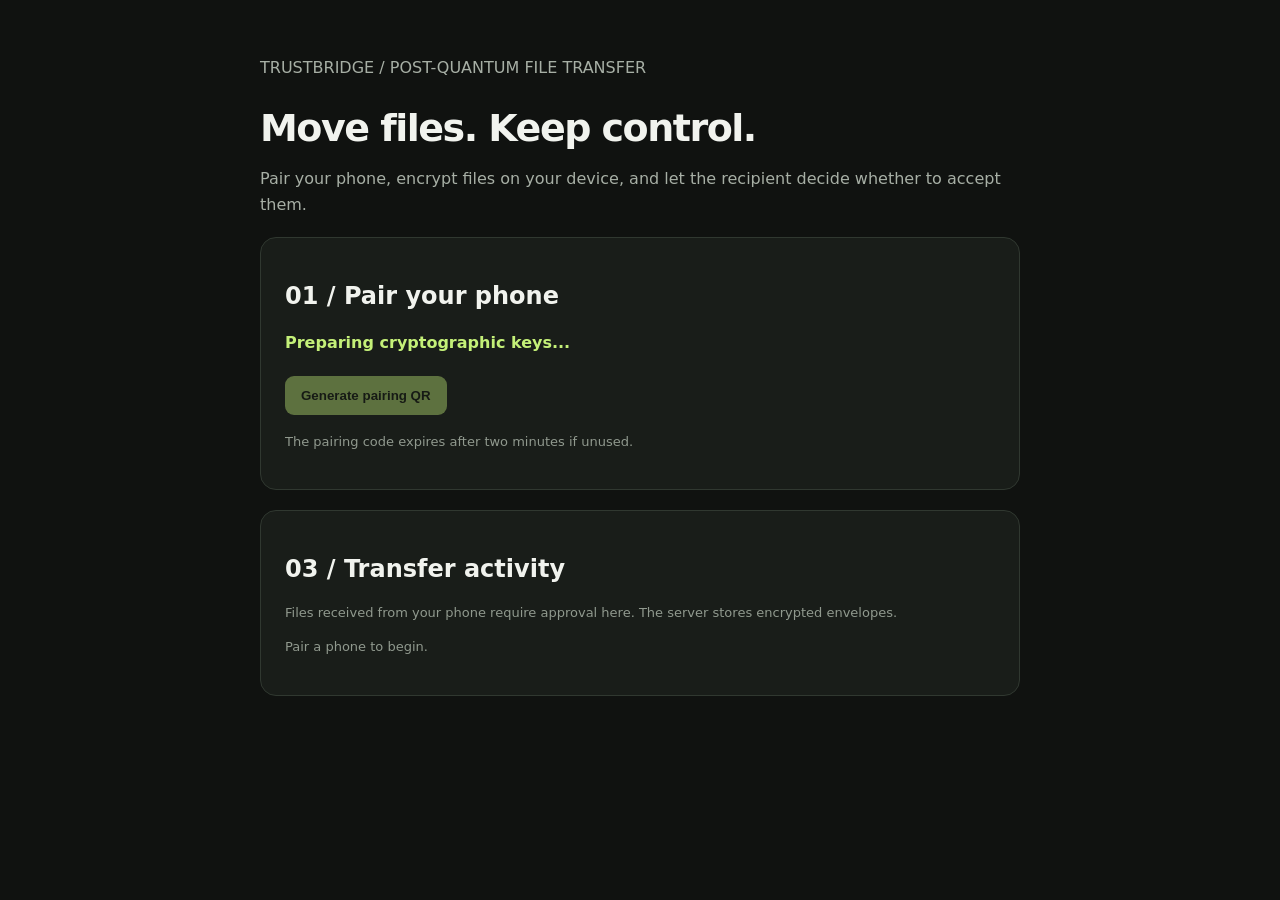
<file: TrustBridge/templates/index.html>
<!DOCTYPE html>
<html lang="en">
<head>
    <meta charset="UTF-8">
    <meta name="viewport" content="width=device-width, initial-scale=1">
    <title>TrustBridge | File Transfer</title>
    <style>
        * { box-sizing: border-box; }
        body {
            margin: 0; background: #101210; color: #f1f3ee;
            font: 16px system-ui, sans-serif;
        }
        main { width: min(760px, 92%); margin: 55px auto; }
        h1 { letter-spacing: -1.5px; font-size: 38px; margin-bottom: 5px; }
        p { color: #a7afa5; line-height: 1.6; }
        .card {
            background: #191d19; border: 1px solid #303830;
            border-radius: 16px; padding: 24px; margin: 20px 0;
        }
        button, .download {
            border: 0; border-radius: 9px; padding: 12px 16px;
            background: #c4f078; color: #141810; font-weight: 700;
            cursor: pointer; text-decoration: none; display: inline-block;
            margin: 4px 4px 4px 0;
        }
        button:disabled { opacity: .4; cursor: not-allowed; }
        button.reject { background: #343b34; color: #f1f3ee; }
        input[type=file] {
            display: block; margin: 18px 0; max-width: 100%;
        }
        #qr {
            display: none; width: 220px; max-width: 100%;
            background: white; padding: 10px; border-radius: 12px;
            margin-top: 20px;
        }
        .muted { font-size: 13px; color: #90998e; }
        .status { color: #c4f078; font-weight: 650; }
        .item {
            border-top: 1px solid #303830; padding: 14px 0;
            overflow-wrap: anywhere;
        }
        .item:first-child { border-top: 0; }
        .error { color: #ff9d9d; }
        [hidden] { display: none !important; }
    </style>
</head>
<body>
<main>
    <p>TRUSTBRIDGE / POST-QUANTUM FILE TRANSFER</p>
    <h1>Move files. Keep control.</h1>
    <p>Pair your phone, encrypt files on your device, and let the recipient decide whether to accept them.</p>

    <section class="card">
        <h2>01 / Pair your phone</h2>
        <p id="pairStatus" class="status">Preparing cryptographic keys...</p>
        <button id="generate" disabled>Generate pairing QR</button>
        <div><img id="qr" alt="Phone pairing QR code"></div>
        <p id="countdown" class="muted"></p>
        <p class="muted">The pairing code expires after two minutes if unused.</p>
    </section>

    <section class="card" id="sendCard" hidden>
        <h2>02 / Send to phone</h2>
        <p>Files are encrypted in this browser before upload. Your paired phone must approve the transfer.</p>
        <form id="uploadForm">
            <input type="file" id="fileInput" required>
            <button id="sendButton" type="submit">Encrypt and send</button>
        </form>
        <p id="uploadMessage" role="status"></p>
    </section>

    <section class="card">
        <h2>03 / Transfer activity</h2>
        <p class="muted">Files received from your phone require approval here. The server stores encrypted envelopes.</p>
        <div id="transferList"><p class="muted">Pair a phone to begin.</p></div>
    </section>
</main>

<script type="module">
import { ml_kem768 } from "https://esm.sh/@noble/post-quantum@0.7.1/ml-kem.js";
import { ml_dsa65 } from "https://esm.sh/@noble/post-quantum@0.7.1/ml-dsa.js";

const encoder = new TextEncoder();
const MAX_FILE_SIZE = 10 * 1024 * 1024;
const $ = id => document.getElementById(id);

let pairingToken = null;
let expiryTime = 0;
let pollHandle = null;
let transferHandle = null;
let countdownHandle = null;
let pairingData = null;
let pcKemKeys = null;
let pcSignKeys = null;

function b64(bytes) {
    let binary = "";
    for (let i = 0; i < bytes.length; i += 0x8000) {
        binary += String.fromCharCode(...bytes.subarray(i, i + 0x8000));
    }
    return btoa(binary);
}

function unb64(value) {
    const binary = atob(value);
    const result = new Uint8Array(binary.length);
    for (let i = 0; i < binary.length; i++) {
        result[i] = binary.charCodeAt(i);
    }
    return result;
}

async function loadKeyPair(storageKey, algorithm) {
    const saved = sessionStorage.getItem(storageKey);

    if (saved) {
        const value = JSON.parse(saved);
        return {
            publicKey: unb64(value.publicKey),
            secretKey: unb64(value.secretKey)
        };
    }

    const keys = algorithm.keygen();
    sessionStorage.setItem(storageKey, JSON.stringify({
        publicKey: b64(keys.publicKey),
        secretKey: b64(keys.secretKey)
    }));

    return keys;
}

function showMessage(element, message, isError = false) {
    element.textContent = message;
    element.className = isError ? "error" : "status";
}

function formatSize(bytes) {
    if (bytes < 1024) return bytes + " B";
    if (bytes < 1024 * 1024) return (bytes / 1024).toFixed(1) + " KB";
    return (bytes / (1024 * 1024)).toFixed(2) + " MB";
}

function signedFields(e) {
    return {
        version: e.version,
        filename: e.filename,
        size: e.size,
        type: e.type,
        senderIdentity: e.senderIdentity,
        recipientIdentity: e.recipientIdentity,
        token: e.token,
        salt: e.salt,
        iv: e.iv,
        kemCiphertext: e.kemCiphertext,
        ciphertext: e.ciphertext
    };
}

function aadFields(e) {
    return {
        version: e.version,
        token: e.token,
        filename: e.filename,
        size: e.size,
        type: e.type,
        senderIdentity: e.senderIdentity,
        recipientIdentity: e.recipientIdentity
    };
}

async function deriveAesKey(sharedSecret, salt, token, sender, recipient) {
    const material = await crypto.subtle.importKey(
        "raw", sharedSecret, "HKDF", false, ["deriveKey"]
    );

    const info = encoder.encode(
        `TrustBridge-PQ-v1|${token}|${sender}|${recipient}`
    );

    return crypto.subtle.deriveKey(
        { name: "HKDF", hash: "SHA-256", salt, info },
        material,
        { name: "AES-GCM", length: 256 },
        false,
        ["encrypt", "decrypt"]
    );
}

async function encryptFile(file, recipientPublicKey, sender, recipient) {
    if (!pairingToken) throw new Error("No active pairing session.");

    const { cipherText, sharedSecret } =
        ml_kem768.encapsulate(recipientPublicKey);

    const salt = crypto.getRandomValues(new Uint8Array(16));
    const iv = crypto.getRandomValues(new Uint8Array(12));

    const envelope = {
        version: 1,
        filename: file.name,
        size: file.size,
        type: file.type || "application/octet-stream",
        senderIdentity: sender,
        recipientIdentity: recipient,
        token: pairingToken,
        salt: b64(salt),
        iv: b64(iv),
        kemCiphertext: b64(cipherText),
        ciphertext: ""
    };

    const aesKey = await deriveAesKey(
        sharedSecret, salt, pairingToken, sender, recipient
    );

    const encrypted = await crypto.subtle.encrypt(
        {
            name: "AES-GCM",
            iv,
            additionalData: encoder.encode(JSON.stringify(aadFields(envelope))),
            tagLength: 128
        },
        aesKey,
        await file.arrayBuffer()
    );

    envelope.ciphertext = b64(new Uint8Array(encrypted));

    const signature = ml_dsa65.sign(
        encoder.encode(JSON.stringify(signedFields(envelope))),
        pcSignKeys.secretKey
    );

    envelope.signature = b64(signature);
    return envelope;
}

async function decryptEnvelope(envelope, recipientSecretKey, senderSignPublicKey,
                               expectedSender, expectedRecipient) {
    if (envelope.version !== 1 || envelope.token !== pairingToken) {
        throw new Error("This file belongs to a different or unsupported session.");
    }

    if (
        envelope.senderIdentity !== expectedSender ||
        envelope.recipientIdentity !== expectedRecipient
    ) {
        throw new Error("The sender or recipient identity does not match.");
    }

    const signatureValid = ml_dsa65.verify(
        unb64(envelope.signature),
        encoder.encode(JSON.stringify(signedFields(envelope))),
        senderSignPublicKey
    );

    if (!signatureValid) {
        throw new Error("Signature verification failed. The file may have been tampered with.");
    }

    const sharedSecret = ml_kem768.decapsulate(
        unb64(envelope.kemCiphertext),
        recipientSecretKey
    );

    const salt = unb64(envelope.salt);
    const iv = unb64(envelope.iv);

    const aesKey = await deriveAesKey(
        sharedSecret,
        salt,
        pairingToken,
        envelope.senderIdentity,
        envelope.recipientIdentity
    );

    const plaintext = await crypto.subtle.decrypt(
        {
            name: "AES-GCM",
            iv,
            additionalData: encoder.encode(JSON.stringify(aadFields(envelope))),
            tagLength: 128
        },
        aesKey,
        unb64(envelope.ciphertext)
    );

    if (plaintext.byteLength !== envelope.size) {
        throw new Error("The decrypted file size does not match its metadata.");
    }

    return new Blob([plaintext], {
        type: envelope.type || "application/octet-stream"
    });
}

async function postEncryptedFile(endpoint, file, sender, recipient, recipientPublicKey) {
    const envelope = await encryptFile(
        file, recipientPublicKey, sender, recipient
    );

    const form = new FormData();
    form.append(
        "file",
        new Blob([JSON.stringify(envelope)], { type: "application/json" }),
        "encrypted.tbenc"
    );

    const response = await fetch(endpoint, {
        method: "POST",
        body: form
    });

    const data = await response.json();

    if (!response.ok) {
        throw new Error(data.error || "Encrypted upload failed.");
    }

    return data;
}

async function downloadAndDecrypt(transfer, expectedDirection) {
    const response = await fetch(
        `/api/transfers/${encodeURIComponent(transfer.id)}/download?token=${encodeURIComponent(pairingToken)}`
    );

    if (!response.ok) {
        const error = await response.json();
        throw new Error(error.error || "Download failed.");
    }

    const envelope = JSON.parse(await response.text());

    const expectedSender = expectedDirection === "phone_to_pc"
        ? pairingData.device_name
        : "This computer";

    const expectedRecipient = "This computer";

    const blob = await decryptEnvelope(
        envelope,
        pcKemKeys.secretKey,
        unb64(pairingData.phone_sign_public_key),
        expectedSender,
        expectedRecipient
    );

    saveBlob(blob, envelope.filename);
}

function saveBlob(blob, filename) {
    const url = URL.createObjectURL(blob);
    const link = document.createElement("a");
    link.href = url;
    link.download = filename;
    document.body.appendChild(link);
    link.click();
    link.remove();
    setTimeout(() => URL.revokeObjectURL(url), 60000);
}

async function createPairing() {
    const button = $("generate");
    button.disabled = true;

    showMessage($("pairStatus"), "Generating pairing session...");
    if (pollHandle) clearInterval(pollHandle);
    if (transferHandle) clearInterval(transferHandle);
    if (countdownHandle) clearInterval(countdownHandle);

    $("sendCard").hidden = true;
    $("qr").style.display = "none";
    $("transferList").replaceChildren();

    try {
        const response = await fetch("/api/pairing", {
            method: "POST",
            headers: { "Content-Type": "application/json" },
            body: JSON.stringify({
                pc_kem_public_key: b64(pcKemKeys.publicKey),
                pc_sign_public_key: b64(pcSignKeys.publicKey)
            })
        });

        const data = await response.json();
        if (!response.ok) throw new Error(data.error || "Pairing failed.");

        pairingToken = data.token;
        expiryTime = Date.now() + data.expires_in * 1000;

        $("qr").src = data.qr_url + "?t=" + Date.now();
        $("qr").style.display = "block";
        $("countdown").textContent = "Waiting for phone confirmation...";
        showMessage($("pairStatus"), "Waiting for your phone...");

        pollHandle = setInterval(checkPairing, 1500);
        updateCountdown();
        countdownHandle = setInterval(updateCountdown, 1000);

    } catch (error) {
        showMessage($("pairStatus"), error.message, true);
    } finally {
        button.disabled = false;
    }
}

function updateCountdown() {
    const remaining = Math.max(
        0, Math.ceil((expiryTime - Date.now()) / 1000)
    );

    if (!$("sendCard").hidden) {
        $("countdown").textContent = "";
        return;
    }

    if (remaining > 0 && pairingToken) {
        $("countdown").textContent = `Expires in ${remaining} seconds`;
    } else if (pairingToken) {
        $("countdown").textContent = "Pairing code expired. Generate a new one.";
        clearInterval(pollHandle);
        clearInterval(countdownHandle);
    }
}

async function checkPairing() {
    if (!pairingToken) return;

    try {
        const response = await fetch(
            "/api/status/" + encodeURIComponent(pairingToken)
        );
        const data = await response.json();

        if (data.status === "paired") {
            pairingData = data;
            clearInterval(pollHandle);
            clearInterval(countdownHandle);

            $("qr").style.display = "none";
            $("countdown").textContent = "";
            showMessage($("pairStatus"), "Connected to " + data.device_name);
            $("sendCard").hidden = false;
            $("fileInput").disabled = false;

            await loadTransfers();

            if (transferHandle) clearInterval(transferHandle);
            transferHandle = setInterval(loadTransfers, 2500);

        } else if (data.status === "expired") {
            clearInterval(pollHandle);
            clearInterval(countdownHandle);
            showMessage($("pairStatus"), "Pairing expired. Generate another.", true);
        }
    } catch (_) {
        // Retry after temporary network failures.
    }
}

$("uploadForm").addEventListener("submit", async event => {
    event.preventDefault();

    const file = $("fileInput").files[0];
    if (!file || !pairingToken || !pairingData) return;

    if (file.size > MAX_FILE_SIZE) {
        showMessage($("uploadMessage"), "Maximum file size is 10 MB.", true);
        return;
    }

    $("sendButton").disabled = true;
    showMessage($("uploadMessage"), "Encrypting file in this browser...");

    try {
        await postEncryptedFile(
            "/api/transfers/" + encodeURIComponent(pairingToken),
            file,
            "This computer",
            pairingData.device_name,
            unb64(pairingData.phone_kem_public_key)
        );

        showMessage($("uploadMessage"), "Encrypted request sent. Waiting for phone approval.");
        $("fileInput").value = "";
        await loadTransfers();

    } catch (error) {
        showMessage($("uploadMessage"), error.message, true);
    } finally {
        $("sendButton").disabled = false;
    }
});

async function decidePhoneTransfer(id, decision) {
    try {
        const response = await fetch(
            `/api/transfers/${encodeURIComponent(id)}/decision`,
            {
                method: "POST",
                headers: { "Content-Type": "application/json" },
                body: JSON.stringify({
                    token: pairingToken,
                    decision,
                    actor: "pc"
                })
            }
        );

        const data = await response.json();
        if (!response.ok) throw new Error(data.error || "Could not update transfer.");

        await loadTransfers();
    } catch (error) {
        alert(error.message);
    }
}

async function loadTransfers() {
    if (!pairingToken || $("sendCard").hidden) return;

    try {
        const response = await fetch(
            "/api/transfers/" + encodeURIComponent(pairingToken)
        );
        const data = await response.json();
        if (!response.ok) return;

        const list = $("transferList");
        list.replaceChildren();

        if (!data.transfers.length) {
            const empty = document.createElement("p");
            empty.className = "muted";
            empty.textContent = "No transfers yet.";
            list.appendChild(empty);
            return;
        }

        data.transfers.forEach(transfer => {
            const item = document.createElement("div");
            item.className = "item";

            const name = document.createElement("strong");
            name.textContent = transfer.filename;

            const direction = document.createElement("p");
            direction.className = "muted";
            direction.textContent = transfer.direction === "phone_to_pc"
                ? "From phone to computer"
                : "From computer to phone";

            const details = document.createElement("p");
            details.textContent = formatSize(transfer.size) + " · " +
                transfer.status.toUpperCase();

            item.append(name, direction, details);

            if (transfer.direction === "phone_to_pc" && transfer.status === "pending") {
                const approve = document.createElement("button");
                approve.textContent = "Approve";
                approve.addEventListener("click", () =>
                    decidePhoneTransfer(transfer.id, "approved")
                );

                const reject = document.createElement("button");
                reject.textContent = "Reject";
                reject.className = "reject";
                reject.addEventListener("click", () =>
                    decidePhoneTransfer(transfer.id, "rejected")
                );

                item.append(approve, reject);

            } else if (transfer.direction === "phone_to_pc" && transfer.status === "approved") {
                const download = document.createElement("button");
                download.textContent = "Decrypt and download";
                download.addEventListener("click", async () => {
                    download.disabled = true;
                    try {
                        await downloadAndDecrypt(transfer, "phone_to_pc");
                    } catch (error) {
                        alert(error.message);
                    } finally {
                        download.disabled = false;
                    }
                });
                item.appendChild(download);

            } else if (transfer.status === "rejected") {
                const note = document.createElement("p");
                note.className = "muted";
                note.textContent = "This transfer was rejected.";
                item.appendChild(note);
            }

            list.appendChild(item);
        });
    } catch (_) {
        // Retry on the next poll.
    }
}

async function initialise() {
    try {
        if (!window.crypto?.subtle) {
            throw new Error("Web Crypto is unavailable. Use localhost or HTTPS.");
        }

        pcKemKeys = await loadKeyPair("tb-pc-kem-v1", ml_kem768);
        pcSignKeys = await loadKeyPair("tb-pc-sign-v1", ml_dsa65);

        showMessage($("pairStatus"), "Cryptographic keys ready.");
        $("generate").disabled = false;
    } catch (error) {
        showMessage($("pairStatus"), "Crypto initialization failed: " + error.message, true);
    }
}

$("generate").addEventListener("click", createPairing);
initialise();
</script>
</body>
</html>
</file>
